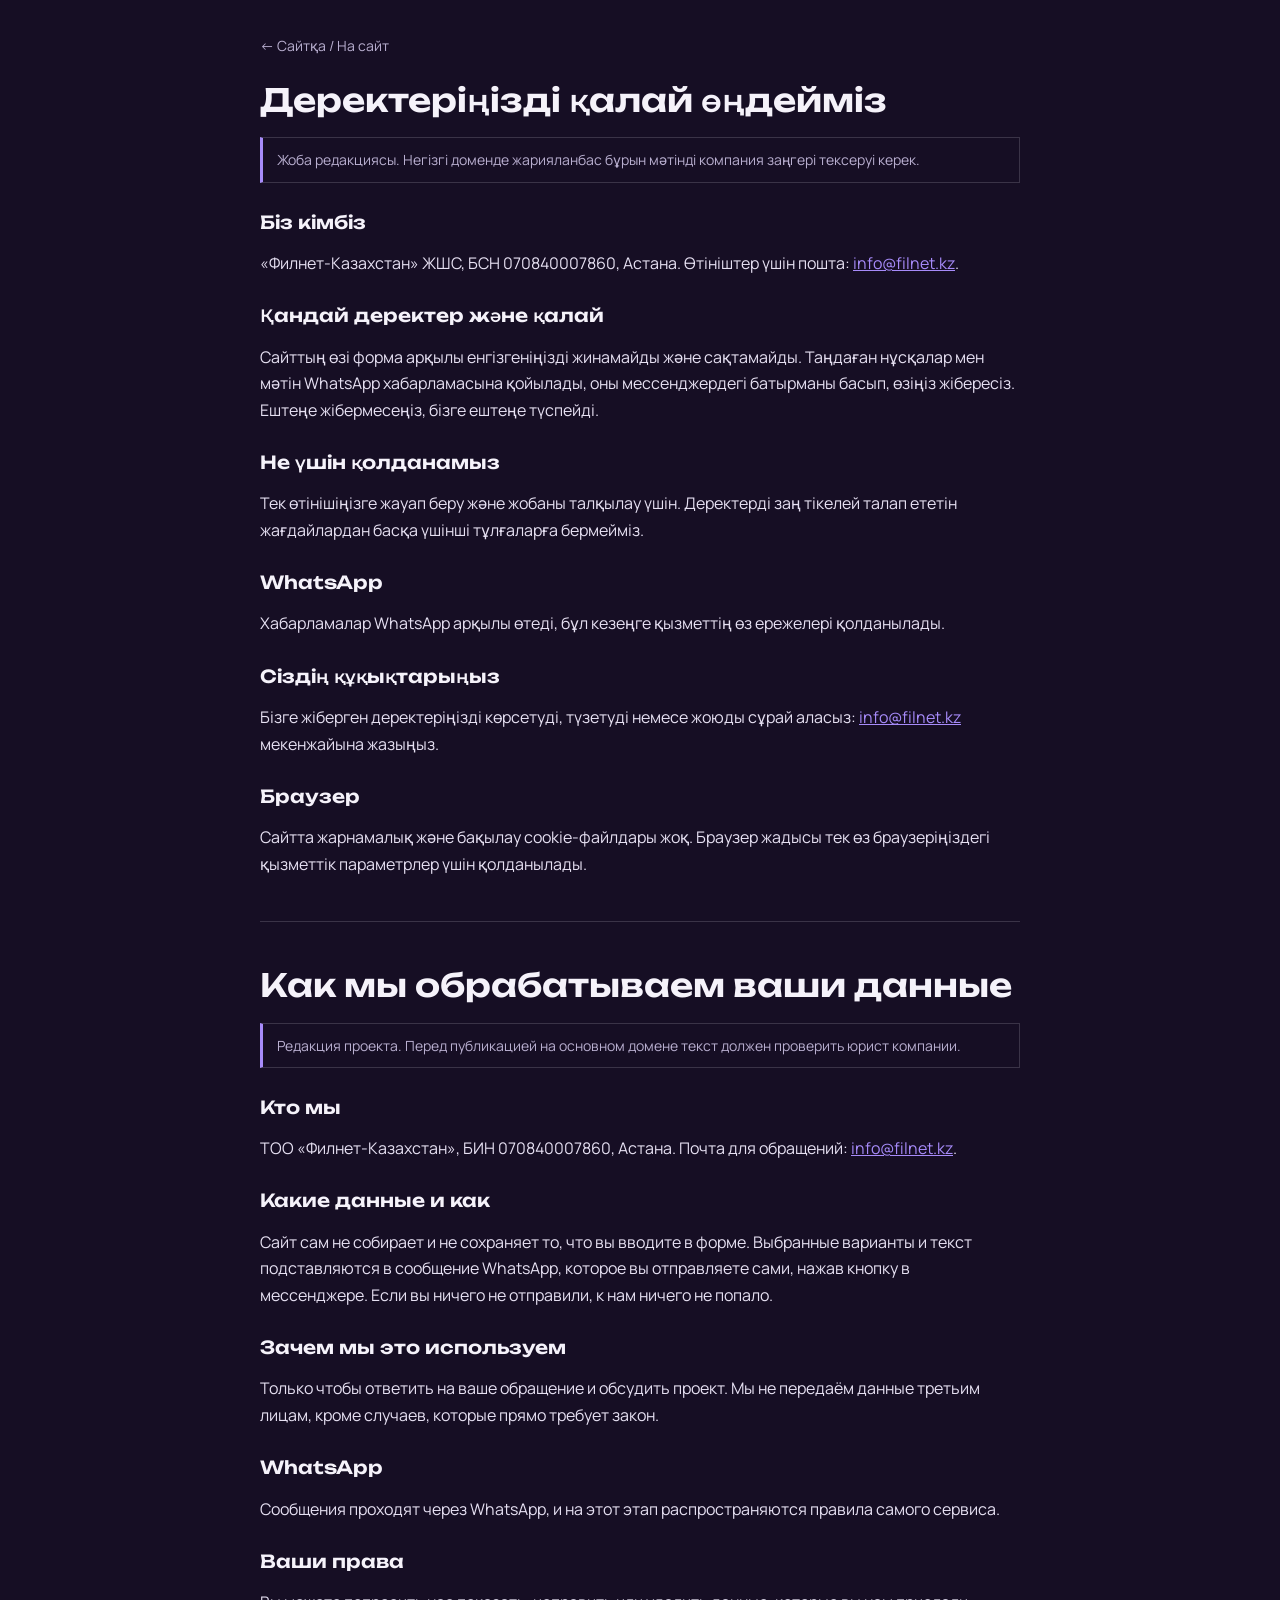
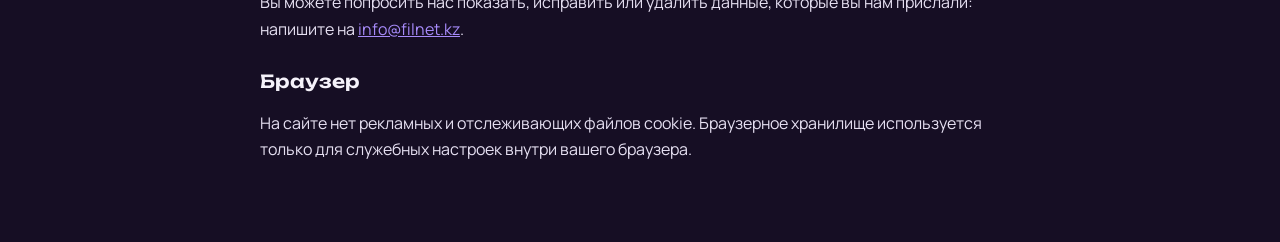
<file: privacy.html>
<!doctype html>
<html lang="kk">
<head>
<meta charset="utf-8">
<meta name="viewport" content="width=device-width, initial-scale=1">
<meta name="robots" content="noindex,nofollow">
<title>Құпиялылық — Филнет-Казахстан</title>
<link rel="stylesheet" href="https://fonts.googleapis.com/css2?family=Manrope:wght@400;600;700&family=Unbounded:wght@500;600&family=Montserrat:wght@600&family=Inter:wght@400;600;700&display=swap">
<style>
:root{--bg:#160E24;--txt:#F5F2FA;--mut:#B9AFD0;--violet:#A78BFA;--line:rgba(245,242,250,.16)}
*{box-sizing:border-box}
body{margin:0;background:var(--bg);color:var(--txt);font:16px/1.65 'Manrope','Inter',system-ui,sans-serif;padding:32px 20px 64px}
main{max-width:760px;margin:0 auto}
h1{font:600 clamp(22px,5vw,32px)/1.2 'Unbounded','Montserrat','Manrope','Inter',sans-serif;margin:8px 0 18px}
h2{font:600 18px/1.3 'Unbounded','Montserrat','Manrope','Inter',sans-serif;margin:28px 0 8px}
p,li{color:#E6E0F2}
a{color:var(--violet)}
.back{display:inline-block;margin-bottom:16px;color:var(--mut);text-decoration:none;font-size:14px}
.note{border:1px solid var(--line);border-left:3px solid var(--violet);padding:10px 14px;color:var(--mut);font-size:14px;margin:0 0 24px}
hr{border:0;border-top:1px solid var(--line);margin:44px 0}
ul{padding-left:20px}
</style>
</head>
<body>
<main>
<a class="back" href="./">← Сайтқа / На сайт</a>

<section id="kk" lang="kk">
<h1>Деректеріңізді қалай өңдейміз</h1>
<p class="note">Жоба редакциясы. Негізгі доменде жарияланбас бұрын мәтінді компания заңгері тексеруі керек.</p>

<h2>Біз кімбіз</h2>
<p>«Филнет-Казахстан» ЖШС, БСН 070840007860, Астана. Өтініштер үшін пошта: <a href="mailto:info@filnet.kz">info@filnet.kz</a>.</p>

<h2>Қандай деректер және қалай</h2>
<p>Сайттың өзі форма арқылы енгізгеніңізді жинамайды және сақтамайды. Таңдаған нұсқалар мен мәтін WhatsApp хабарламасына қойылады, оны мессенджердегі батырманы басып, өзіңіз жібересіз. Ештеңе жібермесеңіз, бізге ештеңе түспейді.</p>

<h2>Не үшін қолданамыз</h2>
<p>Тек өтінішіңізге жауап беру және жобаны талқылау үшін. Деректерді заң тікелей талап ететін жағдайлардан басқа үшінші тұлғаларға бермейміз.</p>

<h2>WhatsApp</h2>
<p>Хабарламалар WhatsApp арқылы өтеді, бұл кезеңге қызметтің өз ережелері қолданылады.</p>

<h2>Сіздің құқықтарыңыз</h2>
<p>Бізге жіберген деректеріңізді көрсетуді, түзетуді немесе жоюды сұрай аласыз: <a href="mailto:info@filnet.kz">info@filnet.kz</a> мекенжайына жазыңыз.</p>

<h2>Браузер</h2>
<p>Сайтта жарнамалық және бақылау cookie-файлдары жоқ. Браузер жадысы тек өз браузеріңіздегі қызметтік параметрлер үшін қолданылады.</p>
</section>

<hr>

<section id="ru" lang="ru">
<h1>Как мы обрабатываем ваши данные</h1>
<p class="note">Редакция проекта. Перед публикацией на основном домене текст должен проверить юрист компании.</p>

<h2>Кто мы</h2>
<p>ТОО «Филнет-Казахстан», БИН 070840007860, Астана. Почта для обращений: <a href="mailto:info@filnet.kz">info@filnet.kz</a>.</p>

<h2>Какие данные и как</h2>
<p>Сайт сам не собирает и не сохраняет то, что вы вводите в форме. Выбранные варианты и текст подставляются в сообщение WhatsApp, которое вы отправляете сами, нажав кнопку в мессенджере. Если вы ничего не отправили, к нам ничего не попало.</p>

<h2>Зачем мы это используем</h2>
<p>Только чтобы ответить на ваше обращение и обсудить проект. Мы не передаём данные третьим лицам, кроме случаев, которые прямо требует закон.</p>

<h2>WhatsApp</h2>
<p>Сообщения проходят через WhatsApp, и на этот этап распространяются правила самого сервиса.</p>

<h2>Ваши права</h2>
<p>Вы можете попросить нас показать, исправить или удалить данные, которые вы нам прислали: напишите на <a href="mailto:info@filnet.kz">info@filnet.kz</a>.</p>

<h2>Браузер</h2>
<p>На сайте нет рекламных и отслеживающих файлов cookie. Браузерное хранилище используется только для служебных настроек внутри вашего браузера.</p>
</section>
</main>
</body>
</html>
</file>
